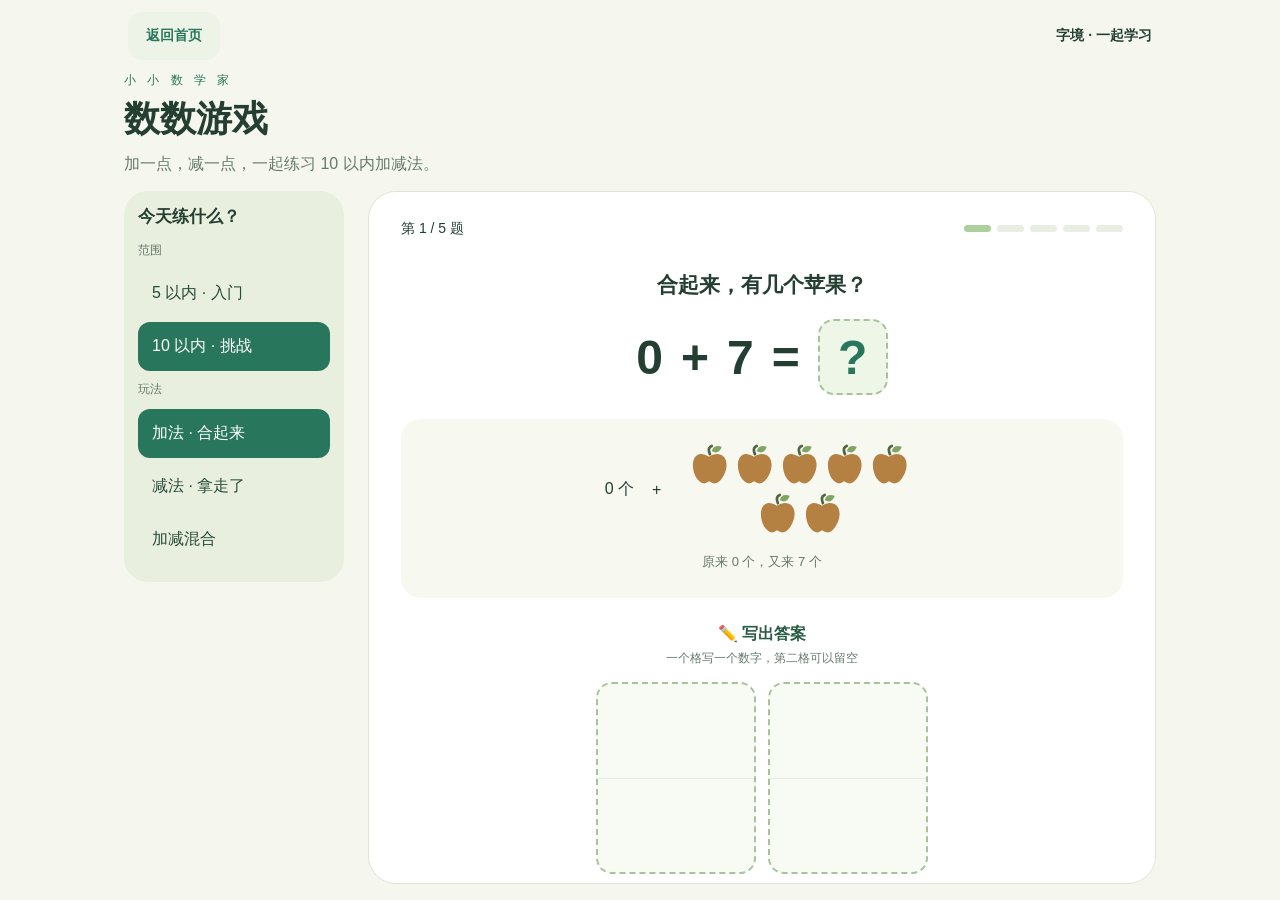
<file: math.html>
<!doctype html><html lang="zh-CN"><meta charset="utf-8"><meta name="viewport" content="width=device-width,initial-scale=1"><title>字境 · 数数游戏</title><link rel="stylesheet" href="math.css?v=20261030writing"><body class="math-page"><header><a class="home-link" href="index.html">返回首页</a><b>字境 · 一起学习</b></header><main><div class="intro"><div class="eyebrow">小 小 数 学 家</div><h1>数数游戏</h1><p>加一点，减一点，一起练习 10 以内加减法。</p></div><div class="layout"><aside><h2>今天练什么？</h2><div class="setting"><p>范围</p><button class="choice" data-limit="5">5 以内 · 入门</button><button class="choice active" data-limit="10">10 以内 · 挑战</button></div><div class="setting"><p>玩法</p><button class="choice active" data-mode="add">加法 · 合起来</button><button class="choice" data-mode="sub">减法 · 拿走了</button><button class="choice" data-mode="mix">加减混合</button></div><small><p>一轮只练 5 题<br>不计时，慢慢想<br>切换玩法会开始新一轮</p></small></aside><section class="game" tabindex="0" aria-label="数学练习，可上下滚动"><div id="play"><div class="top"><span id="round"></span><div id="progress" class="progress" aria-label="完成进度"></div></div><div class="question"><h2 id="prompt"></h2><div id="equation" class="equation"></div></div><div id="objects" class="objects"></div><section class="writing-answer" aria-label="手写答案"><p class="writing-instruction">✏️ 写出答案<span>一个格写一个数字，第二格可以留空</span></p><div class="number-pads"><canvas class="number-pad" aria-label="第一个数字书写区">用手指或触控笔写第一个数字</canvas><canvas class="number-pad" aria-label="第二个数字书写区，可留空">需要时写第二个数字</canvas></div><div class="writing-tools"><button id="clear-writing" class="secondary" aria-label="擦掉重写">↻ 重写</button><button id="read-writing" class="primary" disabled>写好了 ✓</button></div><div id="recognition" hidden><p>我看到的是 <strong id="recognized-number"></strong></p><button id="confirm-answer" class="primary" disabled>就是这个，交答案</button><p class="recognition-note">没认准？点「重写」再试一次。</p></div></section><div id="feedback" class="feedback" role="status" aria-live="polite"></div><div class="actions"><button id="hint" class="secondary">帮我数一数</button><button id="next" class="primary" disabled>下一题 →</button></div><p class="note">不用着急，每颗苹果都可以慢慢数。</p></div><div id="finish" class="finish" hidden><div class="medal"><svg width="60" height="60" viewBox="0 0 60 60" aria-hidden="true"><path d="M14 28h8l9-17q7-2 7 6l-3 10h10q6 0 4 7l-5 14H23l-9-5Z" fill="#28765b"/><rect x="6" y="27" width="10" height="23" rx="3" fill="#85b57a"/></svg></div><h2>这一轮，你完成啦！</h2><p>5 道题，一步一步认真完成。<br>休息一下，或者再来一轮吧。</p><div class="finish-actions"><button id="again" class="primary">再玩一轮</button></div></div></section></div></main><script type="module" src="js/math.js?v=20261030c"></script></body></html>
</file>
<file: math.css>
*{box-sizing:border-box}body{margin:0;background:#f5f7ee;color:#243e32;font-family:'PingFang SC','Microsoft YaHei',sans-serif}button{font:inherit;cursor:pointer;touch-action:manipulation}button:focus-visible{outline:3px solid #287ca2;outline-offset:3px}header,main{max-width:1080px;margin:auto;padding:24px}header{display:flex;justify-content:space-between;font-size:14px}header span{color:#667a6b}h1{font-size:36px;margin:14px 0}p{color:#67796c;line-height:1.8}.intro{margin:12px 0 30px}.eyebrow{font-size:12px;letter-spacing:4px;color:#28765b}.layout{display:grid;grid-template-columns:220px 1fr;gap:24px}aside{background:#e9efdf;border-radius:24px;padding:22px;align-self:start}h2{font-size:21px}aside h2{font-size:17px;margin:0 0 22px}aside p{font-size:12px;margin:20px 0 8px}.choice{display:block;width:100%;padding:14px;border:0;background:transparent;border-radius:12px;color:#284d3a;text-align:left;margin:4px 0}.choice.active,.primary{background:#28765b;color:white}.game{background:white;border:1px solid #dce5d6;border-radius:28px;padding:28px 32px}.top{display:flex;justify-content:space-between;align-items:center;font-size:14px}.progress{display:flex;gap:6px}.progress i{width:27px;height:7px;background:#e8eee2;border-radius:5px}.progress .done{background:#28765b}.progress .current{background:#acd09c}.question{text-align:center;padding:16px 0}.equation{font-size:48px;font-weight:700;display:flex;align-items:center;justify-content:center;gap:18px;margin:20px 0 8px}.blank{width:70px;height:76px;background:#eef6e7;border:2px dashed #a8c29b;border-radius:16px;display:grid;place-items:center;color:#28765b}.objects{background:#f7f9f1;border-radius:20px;padding:24px 14px;text-align:center;min-height:140px}.row{display:flex;justify-content:center;gap:18px;align-items:center;flex-wrap:wrap}.pile{display:flex;gap:5px;flex-wrap:wrap;justify-content:center;max-width:240px}.apple{width:40px;height:44px;position:relative}.apple svg{width:100%;height:100%}.removed svg{opacity:.23}.removed:after{content:'';position:absolute;top:23px;left:0;width:42px;height:2px;background:#6f7c67;transform:rotate(-45deg)}.caption{font-size:13px;margin:14px 0 0}.answers{display:grid;grid-template-columns:repeat(4,1fr);gap:12px;margin-top:18px}.answer{min-height:66px;border:2px solid #dce5d6;border-radius:16px;background:white;font-size:27px;color:#284d3a}.answer:hover:not(:disabled){background:#eef6e7}.answer.correct{background:#dcf0d4;border-color:#4f915d}.answer.retry{border-color:#ba965d;border-style:dashed}.feedback{min-height:54px;text-align:center;padding:17px 0 10px;color:#28765b;font-size:15px}.actions{display:flex;justify-content:space-between;gap:10px}.primary,.secondary{border:0;border-radius:14px;padding:15px 22px;font-weight:600}.secondary{color:#28765b;background:#edf3e6}.primary:disabled{background:#e5eade;color:#869181;cursor:default}.note{font-size:12px;text-align:center}.design{border-top:1px solid #dce5d6;margin-top:28px;padding-top:22px;display:flex;gap:30px}.design p{font-size:13px;flex:1;margin:0}.design b{display:block;color:#284d3a;margin-bottom:6px}.finish{text-align:center;padding:36px 0}.finish h2{font-size:28px}.medal{border-radius:50%;background:#e1efd7;width:100px;height:100px;margin:0 auto 20px;display:grid;place-items:center}.finish button{margin-top:20px}[hidden]{display:none!important}@media(max-width:720px){header,main{padding:18px}h1{font-size:28px}.layout{grid-template-columns:1fr;gap:16px}aside{padding:12px 16px}aside h2,aside small{display:none}.setting{display:flex;align-items:center;gap:6px}.setting p{margin:0;min-width:30px}.choice{text-align:center;padding:12px 6px;font-size:13px}.game{padding:22px 15px}.equation{font-size:40px;gap:10px}.apple{width:30px;height:34px}.pile{max-width:190px}.removed:after{width:32px;top:18px}.design{flex-direction:column;gap:18px}.question h2{font-size:20px}}

.home-link{display:inline-flex;align-items:center;justify-content:center;min-height:48px;padding:10px 18px;border-radius:14px;background:#e5efdf;color:#28765b;text-decoration:none;font-weight:600}.home-link:focus-visible{outline:3px solid #287ca2;outline-offset:3px}.finish-actions{display:flex;align-items:center;justify-content:center;gap:16px;margin-top:20px}.finish-actions button{margin:0}button{min-height:48px}

header{align-items:center;gap:16px;padding:24px 28px}.home-link{background:#edf3e6}@media(max-width:600px){header{padding:18px 16px}}

/* Only the question panel scrolls; shared review-page styles stay independent. */
body.math-page { height: 100vh; height: 100dvh; overflow: hidden; display: flex; flex-direction: column; }
.math-page > header { flex-shrink: 0; width: 100%; margin: 0 auto; }
.math-page > main { flex: 1; min-height: 0; width: 100%; margin: 0 auto; display: flex; flex-direction: column; padding-top: 0; padding-bottom: max(16px, env(safe-area-inset-bottom)); overflow: hidden; }
.math-page .intro { flex-shrink: 0; }
.math-page .layout { flex: 1; min-height: 0; grid-template-rows: minmax(0, 1fr); }
.math-page .game { min-width: 0; min-height: 0; overflow-y: auto; overscroll-behavior-y: contain; -webkit-overflow-scrolling: touch; scrollbar-width: thin; scrollbar-color: #a6c296 transparent; }
.math-page .game:focus-visible { outline: 2px solid #28765b; outline-offset: -3px; }
@media (max-width: 720px) {
  .math-page .layout { grid-template-rows: auto minmax(0, 1fr); }
  .math-page .intro { margin: 0 0 14px; }
  .math-page .intro h1 { margin: 8px 0; }
  .math-page .intro p { margin: 0; }
}
@media (max-height: 900px) and (min-width: 721px) {
  .math-page > header { padding-top: 12px; padding-bottom: 12px; }
  .math-page .intro { margin: 0 0 12px; }
  .math-page .intro h1 { margin: 6px 0; }
  .math-page .intro p { margin: 0; }
  .math-page aside { padding: 14px; }
  .math-page aside h2 { margin-bottom: 12px; }
  .math-page aside p { margin-top: 8px; }
  .math-page aside small { display: none; }
}
@media (max-height: 500px) and (orientation: landscape) {
  .math-page > header { padding: 8px 18px; }
  .math-page .intro { margin: 0 0 8px; }
  .math-page .intro h1 { font-size: 22px; margin: 0; }
  .math-page .intro .eyebrow, .math-page .intro p { display: none; }
  .math-page .layout { grid-template-columns: 190px minmax(0, 1fr); grid-template-rows: minmax(0, 1fr); gap: 12px; }
  .math-page aside { padding: 8px; }
  .math-page aside h2, .math-page aside small { display: none; }
  .math-page .setting { display: flex; flex-wrap: wrap; gap: 3px; }
  .math-page .setting p { width: 100%; margin: 3px 0; }
  .math-page .choice { width: auto; flex: 1; min-height: 36px; padding: 6px 3px; margin: 0; font-size: 12px; text-align: center; }
}

/* Handwriting stays inside the independently scrolling question card. */
.writing-answer{text-align:center;margin-top:22px}.writing-instruction{font-weight:600;color:#285c43;margin:0 0 12px}.writing-instruction span{display:block;font-size:12px;font-weight:400;color:#67796c}.number-pads{display:flex;justify-content:center;gap:12px}.number-pad{display:block;width:min(42%,160px);aspect-ratio:5/6;touch-action:none;cursor:crosshair;border:2px dashed #a8c29b;border-radius:16px;background:linear-gradient(transparent calc(50% - .5px),#e3ebde calc(50% - .5px),#e3ebde calc(50% + .5px),transparent calc(50% + .5px)),#f8fbf3}.number-pad.has-ink{border-style:solid}.number-pad[aria-disabled="true"]{background-color:#e6f2df;cursor:default}.writing-tools{display:flex;justify-content:center;gap:12px;margin-top:14px}.writing-answer button:disabled{opacity:.5;cursor:default}#recognition{margin-top:16px;padding:12px;border-radius:16px;background:#edf5e7}#recognition p{margin:0 0 10px}#recognized-number{font-size:34px;color:#285c43}.recognition-note{font-size:12px;margin:10px 0 0!important}@media(max-width:400px){.writing-tools button{padding:12px 18px}.number-pads{gap:10px}}
</file>
